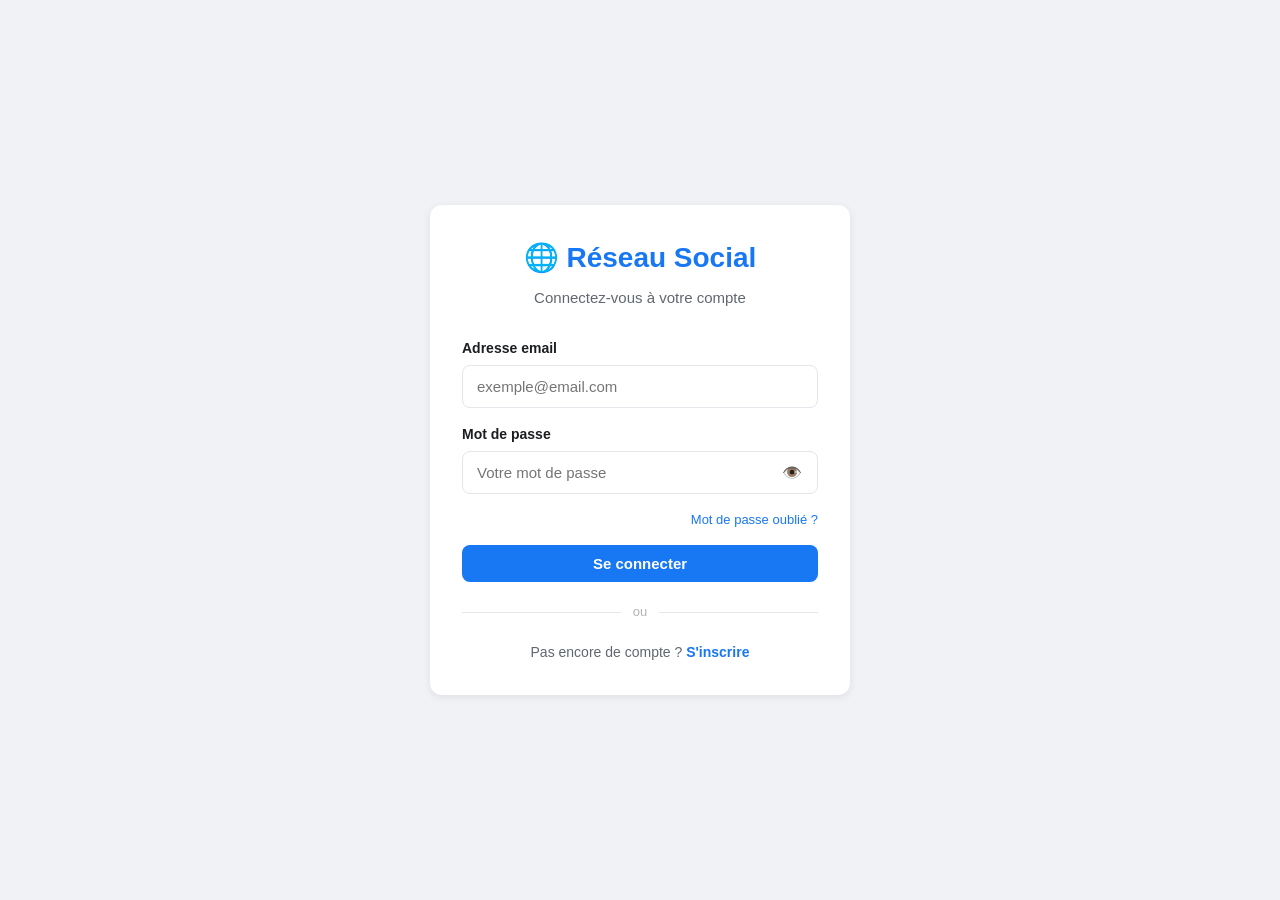
<file: index.html>
<!DOCTYPE html>
<html lang="fr">
<head>
  <meta charset="UTF-8" />
  <meta name="viewport" content="width=device-width, initial-scale=1.0" />
  <title>Réseau Social</title>

  <!-- Styles globaux -->
  <link rel="stylesheet" href="assets/css/style.css" />
</head>
<body>

  <!--
    #app : zone où le router injecte dynamiquement les vues.
    Toute la navigation se fait ici, sans rechargement de page.
  -->
  <div id="app">
    <!-- Le contenu est chargé par router.js au démarrage -->
    <p style="text-align:center; margin-top:40px;">Chargement...</p>
  </div>

  <!--
    Ordre de chargement des scripts :
    1. config.js   — constantes globales
    2. auth.js     — fonctions d'authentification (utilisées par les vues)
    3. router.js   — gestion de la navigation (définit naviguerVers())
    Les autres scripts (feed.js, chat.js...) sont chargés à la demande par le router.
  -->
  <script src="assets/js/config.js"></script>
  <script src="assets/js/utils.js"></script>
  <script src="assets/js/auth.js"></script>
  <script src="assets/js/router.js"></script>

</body>
</html>
</file>
<file: assets/css/style.css>
/* ============================================================
   assets/css/style.css
   Styles globaux — Application client
   Palette : Bleu #1877f2 | Fond #f0f2f5 | Texte #1c1e21
   ============================================================ */

/* ============================================================
   1. VARIABLES CSS
   ============================================================ */
:root {
  --bleu:          #1877f2;
  --bleu-clair:    #e7f3ff;
  --bleu-hover:    #166fe5;
  --vert:          #42b72a;
  --vert-clair:    #e6f9e2;
  --rouge:         #e74c3c;
  --rouge-clair:   #fce8e6;
  --orange:        #f39c12;
  --fond:          #f0f2f5;
  --carte:         #ffffff;
  --bordure:       #e4e6eb;
  --texte:         #1c1e21;
  --texte-sec:     #606770;
  --texte-clair:   #b0b3b8;
  --radius-sm:     6px;
  --radius-md:     8px;
  --radius-lg:     12px;
  --shadow:        0 2px 8px rgba(0,0,0,0.08);
  --transition:    0.2s ease;
}

/* ============================================================
   2. RESET & BASE
   ============================================================ */
*, *::before, *::after { box-sizing: border-box; margin: 0; padding: 0; }

body {
  font-family: -apple-system, BlinkMacSystemFont, 'Segoe UI', Roboto, sans-serif;
  font-size: 15px;
  line-height: 1.5;
  background: var(--fond);
  color: var(--texte);
  min-height: 100vh;
}

a { color: var(--bleu); text-decoration: none; }
a:hover { text-decoration: underline; }

img { max-width: 100%; display: block; }

/* ============================================================
   3. TYPOGRAPHIE
   ============================================================ */
h1 { font-size: 24px; font-weight: 700; }
h2 { font-size: 20px; font-weight: 700; }
h3 { font-size: 17px; font-weight: 600; }
h4 { font-size: 15px; font-weight: 600; }

/* ============================================================
   4. BOUTONS
   ============================================================ */
.btn {
  display: inline-flex;
  align-items: center;
  gap: 6px;
  padding: 10px 20px;
  border: none;
  border-radius: var(--radius-md);
  font-size: 15px;
  font-weight: 600;
  cursor: pointer;
  transition: background var(--transition), opacity var(--transition);
  text-decoration: none;
}
.btn:disabled { opacity: 0.6; cursor: not-allowed; }

.btn--primary   { background: var(--bleu);  color: #fff; }
.btn--primary:hover { background: var(--bleu-hover); }

.btn--secondary { background: var(--fond);  color: var(--texte); border: 1px solid var(--bordure); }
.btn--secondary:hover { background: #e4e6eb; }

.btn--danger    { background: var(--rouge); color: #fff; }
.btn--danger:hover { background: #c0392b; }

.btn--success   { background: var(--vert);  color: #fff; }

.btn--sm  { padding: 6px 14px; font-size: 13px; }
.btn--full { width: 100%; justify-content: center; }

/* ============================================================
   5. FORMULAIRES
   ============================================================ */
.form-group {
  display: flex;
  flex-direction: column;
  gap: 6px;
  margin-bottom: 16px;
}

.form-row {
  display: grid;
  grid-template-columns: 1fr 1fr;
  gap: 16px;
}

label {
  font-size: 14px;
  font-weight: 600;
  color: var(--texte);
}

input[type="text"],
input[type="email"],
input[type="password"],
input[type="search"],
textarea,
select {
  width: 100%;
  padding: 12px 14px;
  border: 1.5px solid var(--bordure);
  border-radius: var(--radius-md);
  font-size: 15px;
  color: var(--texte);
  background: #fff;
  transition: border-color var(--transition), box-shadow var(--transition);
  outline: none;
}
input:focus, textarea:focus, select:focus {
  border-color: var(--bleu);
  box-shadow: 0 0 0 3px rgba(24,119,242,0.15);
}
textarea { resize: vertical; min-height: 80px; }

.input-password {
  position: relative;
  display: flex;
  align-items: center;
}
.input-password input { padding-right: 44px; }
.btn-toggle-password {
  position: absolute;
  right: 12px;
  background: none;
  border: none;
  cursor: pointer;
  font-size: 16px;
  color: var(--texte-sec);
  padding: 4px;
}

/* ============================================================
   6. MESSAGES (succès / erreur)
   ============================================================ */
.message {
  padding: 12px 16px;
  border-radius: var(--radius-md);
  font-size: 14px;
  margin-bottom: 16px;
}
.message--success { background: var(--vert-clair); color: #2d8a1e; border: 1px solid #c3e6c0; }
.message--error   { background: var(--rouge-clair); color: #c0392b; border: 1px solid #f5c0bc; }

/* ============================================================
   7. CARTE (card)
   ============================================================ */
.card {
  background: var(--carte);
  border-radius: var(--radius-lg);
  padding: 20px;
  box-shadow: var(--shadow);
  margin-bottom: 16px;
}
.card__titre {
  font-size: 17px;
  font-weight: 700;
  margin-bottom: 16px;
  padding-bottom: 12px;
  border-bottom: 1px solid var(--bordure);
  color: var(--texte);
}

/* ============================================================
   8. BADGES
   ============================================================ */
.badge {
  display: inline-block;
  padding: 4px 10px;
  border-radius: 20px;
  font-size: 12px;
  font-weight: 600;
}
.badge--vert   { background: var(--vert-clair);  color: #2d8a1e; }
.badge--gris   { background: var(--fond);        color: var(--texte-sec); }
.badge--bleu   { background: var(--bleu-clair);  color: var(--bleu); }
.badge--rouge  { background: var(--rouge-clair); color: var(--rouge); }

/* ============================================================
   9. NAVBAR
   ============================================================ */
.navbar {
  position: sticky;
  top: 0;
  z-index: 100;
  background: var(--carte);
  border-bottom: 1px solid var(--bordure);
  box-shadow: 0 1px 4px rgba(0,0,0,0.08);
  display: flex;
  align-items: center;
  justify-content: space-between;
  padding: 0 24px;
  height: 56px;
}
.navbar__logo {
  font-size: 20px;
  font-weight: 800;
  color: var(--bleu);
}
.navbar__liens {
  display: flex;
  align-items: center;
  gap: 8px;
}
.navbar__lien {
  padding: 8px 14px;
  border-radius: var(--radius-md);
  font-size: 14px;
  font-weight: 600;
  color: var(--texte-sec);
  text-decoration: none;
  transition: background var(--transition), color var(--transition);
}
.navbar__lien:hover, .navbar__lien.actif {
  background: var(--bleu-clair);
  color: var(--bleu);
  text-decoration: none;
}

/* ============================================================
   10. PAGES D'AUTHENTIFICATION
   ============================================================ */
.auth-container {
  min-height: 100vh;
  display: flex;
  align-items: center;
  justify-content: center;
  padding: 24px;
  background: var(--fond);
}
.auth-card {
  background: var(--carte);
  border-radius: var(--radius-lg);
  padding: 32px;
  width: 100%;
  max-width: 420px;
  box-shadow: var(--shadow);
}
.auth-header {
  text-align: center;
  margin-bottom: 28px;
}
.auth-logo {
  font-size: 28px;
  font-weight: 800;
  color: var(--bleu);
  margin-bottom: 8px;
}
.auth-subtitle { color: var(--texte-sec); font-size: 15px; }
.auth-form     { margin-bottom: 20px; }
.form-link     { text-align: right; margin-bottom: 16px; font-size: 13px; }
.auth-separator {
  display: flex;
  align-items: center;
  gap: 12px;
  margin: 20px 0;
  color: var(--texte-clair);
  font-size: 13px;
}
.auth-separator::before,
.auth-separator::after {
  content: '';
  flex: 1;
  border-top: 1px solid var(--bordure);
}
.auth-footer   { text-align: center; font-size: 14px; color: var(--texte-sec); }

/* ============================================================
   11. FEED — FIL D'ACTUALITÉ
   ============================================================ */
.feed-container {
  max-width: 680px;
  margin: 24px auto;
  padding: 0 16px;
}

/* Formulaire de publication */
.publication-form { padding: 16px; }
.publication-form__header {
  display: flex;
  gap: 12px;
  align-items: flex-start;
  margin-bottom: 12px;
}
.publication-form__avatar {
  width: 40px;
  height: 40px;
  border-radius: 50%;
  object-fit: cover;
  flex-shrink: 0;
}
.publication-form__textarea {
  flex: 1;
  border: 1.5px solid var(--bordure);
  border-radius: 20px;
  padding: 10px 16px;
  font-size: 15px;
  resize: none;
  background: var(--fond);
  color: var(--texte);
}
.publication-form__textarea:focus {
  outline: none;
  border-color: var(--bleu);
  background: #fff;
}
.publication-form__preview {
  width: 100%;
  max-height: 300px;
  object-fit: cover;
  border-radius: var(--radius-md);
  margin-bottom: 12px;
}
.publication-form__footer {
  display: flex;
  align-items: center;
  justify-content: space-between;
  padding-top: 12px;
  border-top: 1px solid var(--bordure);
}

/* Article */
.article {
  background: var(--carte);
  border-radius: var(--radius-lg);
  box-shadow: var(--shadow);
  margin-bottom: 16px;
  overflow: hidden;
}
.article__header {
  display: flex;
  align-items: center;
  gap: 12px;
  padding: 16px 16px 0;
}
.article__avatar {
  width: 42px;
  height: 42px;
  border-radius: 50%;
  object-fit: cover;
}
.article__auteur-nom {
  font-weight: 700;
  font-size: 15px;
  color: var(--texte);
  display: block;
}
.article__date {
  font-size: 12px;
  color: var(--texte-sec);
}
.article__corps { padding: 12px 16px; }
.article__description { color: var(--texte); line-height: 1.6; white-space: pre-wrap; }
.article__image {
  width: 100%;
  max-height: 500px;
  object-fit: cover;
  margin-top: 12px;
  border-radius: var(--radius-md);
}

/* Réactions */
.article__reactions {
  display: flex;
  gap: 4px;
  padding: 4px 16px;
  border-top: 1px solid var(--bordure);
  border-bottom: 1px solid var(--bordure);
}
.btn-reaction {
  flex: 1;
  display: flex;
  align-items: center;
  justify-content: center;
  gap: 6px;
  padding: 8px;
  border: none;
  background: none;
  border-radius: var(--radius-md);
  font-size: 14px;
  font-weight: 600;
  color: var(--texte-sec);
  cursor: pointer;
  transition: background var(--transition), color var(--transition);
}
.btn-reaction:hover { background: var(--fond); }
.btn-like.actif     { color: var(--bleu); background: var(--bleu-clair); }
.btn-dislike.actif  { color: var(--rouge); background: var(--rouge-clair); }
.btn-commentaires {
  flex: 1;
  display: flex;
  align-items: center;
  justify-content: center;
  gap: 6px;
  padding: 8px;
  border: none;
  background: none;
  border-radius: var(--radius-md);
  font-size: 14px;
  font-weight: 600;
  color: var(--texte-sec);
  cursor: pointer;
  transition: background var(--transition);
}
.btn-commentaires:hover { background: var(--fond); color: var(--texte); }

/* Commentaires */
.article__commentaires { padding: 12px 16px; }
.commentaire {
  display: flex;
  gap: 10px;
  margin-bottom: 12px;
}
.commentaire__avatar {
  width: 34px;
  height: 34px;
  border-radius: 50%;
  object-fit: cover;
  flex-shrink: 0;
}
.commentaire__corps {
  background: var(--fond);
  border-radius: 0 12px 12px 12px;
  padding: 8px 12px;
  flex: 1;
}
.commentaire__auteur {
  font-weight: 700;
  font-size: 13px;
  color: var(--texte);
  display: block;
}
.commentaire__texte { font-size: 14px; color: var(--texte); margin-top: 2px; }
.commentaire__date  { font-size: 11px; color: var(--texte-sec); margin-top: 4px; }

.ajouter-commentaire {
  display: flex;
  gap: 8px;
  align-items: center;
  margin-top: 12px;
}
.input-commentaire {
  flex: 1;
  padding: 10px 16px;
  border: 1.5px solid var(--bordure);
  border-radius: 20px;
  font-size: 14px;
  background: var(--fond);
  outline: none;
}
.input-commentaire:focus {
  border-color: var(--bleu);
  background: #fff;
}

/* États du feed */
.feed__chargement, .feed__vide, .feed__erreur,
.chargement, .vide, .erreur {
  text-align: center;
  padding: 32px;
  color: var(--texte-sec);
  font-size: 15px;
}
.erreur { color: var(--rouge); }

/* ============================================================
   12. PROFIL
   ============================================================ */
.profile-container {
  max-width: 700px;
  margin: 24px auto;
  padding: 0 16px;
}

.profil-carte__header {
  display: flex;
  align-items: center;
  gap: 20px;
  margin-bottom: 16px;
}
.profil-carte__avatar {
  width: 90px;
  height: 90px;
  border-radius: 50%;
  object-fit: cover;
  border: 3px solid var(--bleu);
}
.profil-carte__nom   { font-size: 22px; font-weight: 700; color: var(--texte); }
.profil-carte__email { color: var(--texte-sec); font-size: 14px; margin-top: 4px; }
.profil-carte__date  { font-size: 13px; color: var(--texte-clair); margin-top: 2px; }
.profil-carte__bio   { margin: 16px 0; padding: 16px 0; border-top: 1px solid var(--bordure); }
.profil-carte__bio h4 { font-size: 14px; color: var(--texte-sec); margin-bottom: 8px; }
.profil-carte__bio p  { color: var(--texte); line-height: 1.6; }
.profil-carte__stats {
  display: flex;
  gap: 24px;
  padding-top: 16px;
  border-top: 1px solid var(--bordure);
}
.stat {
  display: flex;
  flex-direction: column;
  align-items: center;
  gap: 4px;
}
.stat__valeur { font-size: 22px; font-weight: 700; color: var(--bleu); }
.stat__label  { font-size: 13px; color: var(--texte-sec); }

.avatar-upload {
  display: flex;
  align-items: center;
  gap: 16px;
  margin-bottom: 20px;
  padding: 16px;
  background: var(--fond);
  border-radius: var(--radius-md);
}
.avatar-upload__preview {
  width: 64px;
  height: 64px;
  border-radius: 50%;
  object-fit: cover;
  border: 2px solid var(--bleu);
}

/* ============================================================
   13. AMIS
   ============================================================ */
.friends-container {
  max-width: 860px;
  margin: 24px auto;
  padding: 0 16px;
}

.onglets {
  display: flex;
  gap: 4px;
  margin-bottom: 20px;
  border-bottom: 2px solid var(--bordure);
  padding-bottom: 0;
}
.onglet {
  padding: 10px 20px;
  border: none;
  background: none;
  font-size: 15px;
  font-weight: 600;
  color: var(--texte-sec);
  cursor: pointer;
  border-bottom: 3px solid transparent;
  margin-bottom: -2px;
  transition: color var(--transition), border-color var(--transition);
  border-radius: var(--radius-sm) var(--radius-sm) 0 0;
}
.onglet:hover { color: var(--bleu); background: var(--bleu-clair); }
.onglet.actif { color: var(--bleu); border-bottom-color: var(--bleu); }

.sous-titre {
  font-size: 16px;
  font-weight: 700;
  color: var(--texte);
  margin-bottom: 16px;
  display: flex;
  align-items: center;
  gap: 8px;
}
.sous-titre .badge {
  background: var(--bleu);
  color: #fff;
  border-radius: 20px;
  padding: 2px 8px;
  font-size: 12px;
}

.carte-user {
  display: flex;
  align-items: center;
  gap: 14px;
  padding: 14px;
  background: var(--fond);
  border-radius: var(--radius-md);
  margin-bottom: 10px;
  transition: background var(--transition);
}
.carte-user:hover { background: #e4e6eb; }
.carte-user__avatar {
  width: 52px;
  height: 52px;
  border-radius: 50%;
  object-fit: cover;
  flex-shrink: 0;
}
.carte-user__infos { flex: 1; }
.carte-user__nom   { font-weight: 700; font-size: 15px; color: var(--texte); display: block; }
.carte-user__bio   { font-size: 13px; color: var(--texte-sec); margin-top: 2px; }
.carte-user__actions { display: flex; gap: 8px; flex-shrink: 0; }

.recherche-bar { margin-bottom: 16px; }
.input-recherche {
  width: 100%;
  padding: 10px 16px;
  border: 1.5px solid var(--bordure);
  border-radius: 20px;
  font-size: 14px;
  background: var(--fond);
  outline: none;
}
.input-recherche:focus { border-color: var(--bleu); background: #fff; }

/* ============================================================
   14. CHAT
   ============================================================ */
.chat-container {
  display: flex;
  height: calc(100vh - 56px);
  max-width: 1100px;
  margin: 0 auto;
}

.chat-sidebar {
  width: 340px;
  flex-shrink: 0;
  background: var(--carte);
  border-right: 1px solid var(--bordure);
  display: flex;
  flex-direction: column;
  overflow: hidden;
}
.chat-sidebar__recherche {
  padding: 14px;
  border-bottom: 1px solid var(--bordure);
  position: relative;
}
.resultats-recherche {
  position: absolute;
  top: 100%;
  left: 14px;
  right: 14px;
  background: var(--carte);
  border: 1px solid var(--bordure);
  border-radius: var(--radius-md);
  box-shadow: var(--shadow);
  z-index: 50;
  max-height: 220px;
  overflow-y: auto;
}
.resultat-ami {
  display: flex;
  align-items: center;
  gap: 10px;
  padding: 10px 14px;
  cursor: pointer;
  transition: background var(--transition);
  font-size: 14px;
  color: var(--texte);
}
.resultat-ami:hover { background: var(--fond); }
.resultat-ami__avatar {
  width: 36px;
  height: 36px;
  border-radius: 50%;
  object-fit: cover;
}

.sidebar-conversations { flex: 1; overflow-y: auto; }

.conv-carte {
  display: flex;
  align-items: center;
  gap: 12px;
  padding: 14px 16px;
  cursor: pointer;
  transition: background var(--transition);
  border-bottom: 1px solid var(--fond);
}
.conv-carte:hover { background: var(--fond); }
.conv-carte.actif { background: var(--bleu-clair); }
.conv-carte__avatar {
  width: 48px;
  height: 48px;
  border-radius: 50%;
  object-fit: cover;
  flex-shrink: 0;
}
.conv-carte__infos  { flex: 1; overflow: hidden; }
.conv-carte__header { display: flex; justify-content: space-between; align-items: center; }
.conv-carte__nom    { font-weight: 700; font-size: 15px; color: var(--texte); }
.conv-carte__heure  { font-size: 11px; color: var(--texte-sec); }
.conv-carte__preview { display: flex; justify-content: space-between; align-items: center; margin-top: 2px; }
.conv-carte__dernier-msg {
  font-size: 13px;
  color: var(--texte-sec);
  white-space: nowrap;
  overflow: hidden;
  text-overflow: ellipsis;
  max-width: 180px;
}
.badge-non-lus {
  background: var(--bleu);
  color: #fff;
  border-radius: 20px;
  padding: 2px 7px;
  font-size: 11px;
  font-weight: 700;
  flex-shrink: 0;
}

.chat-principal {
  flex: 1;
  display: flex;
  flex-direction: column;
  overflow: hidden;
}
.chat-header {
  padding: 16px 20px;
  background: var(--carte);
  border-bottom: 1px solid var(--bordure);
}
.chat-header__nom { font-size: 17px; font-weight: 700; color: var(--texte); }
.chat-header__placeholder { color: var(--texte-sec); font-size: 15px; }

.zone-messages {
  flex: 1;
  overflow-y: auto;
  padding: 20px;
  display: flex;
  flex-direction: column;
  gap: 8px;
  background: var(--fond);
}

.bulle {
  display: flex;
  max-width: 70%;
}
.bulle--droite { align-self: flex-end; }
.bulle--gauche { align-self: flex-start; }

.bulle__corps {
  padding: 10px 14px;
  border-radius: 18px;
  font-size: 14px;
  line-height: 1.5;
  word-break: break-word;
}
.bulle--droite .bulle__corps {
  background: var(--bleu);
  color: #fff;
  border-bottom-right-radius: 4px;
}
.bulle--gauche .bulle__corps {
  background: var(--carte);
  color: var(--texte);
  border-bottom-left-radius: 4px;
  box-shadow: var(--shadow);
}
.bulle__heure {
  display: block;
  font-size: 11px;
  margin-top: 4px;
  opacity: 0.7;
  text-align: right;
}
.bulle__image {
  max-width: 220px;
  border-radius: var(--radius-md);
  margin-top: 6px;
}

.chat-footer {
  padding: 12px 16px;
  background: var(--carte);
  border-top: 1px solid var(--bordure);
  flex-direction: column;
  gap: 8px;
}
.chat-footer__saisie {
  display: flex;
  gap: 8px;
  align-items: center;
}
.input-message {
  flex: 1;
  padding: 10px 16px;
  border: 1.5px solid var(--bordure);
  border-radius: 20px;
  font-size: 14px;
  background: var(--fond);
  outline: none;
}
.input-message:focus { border-color: var(--bleu); background: #fff; }
.chat-vide {
  text-align: center;
  padding: 60px 20px;
  color: var(--texte-sec);
  font-size: 15px;
  line-height: 1.8;
}
</file>
